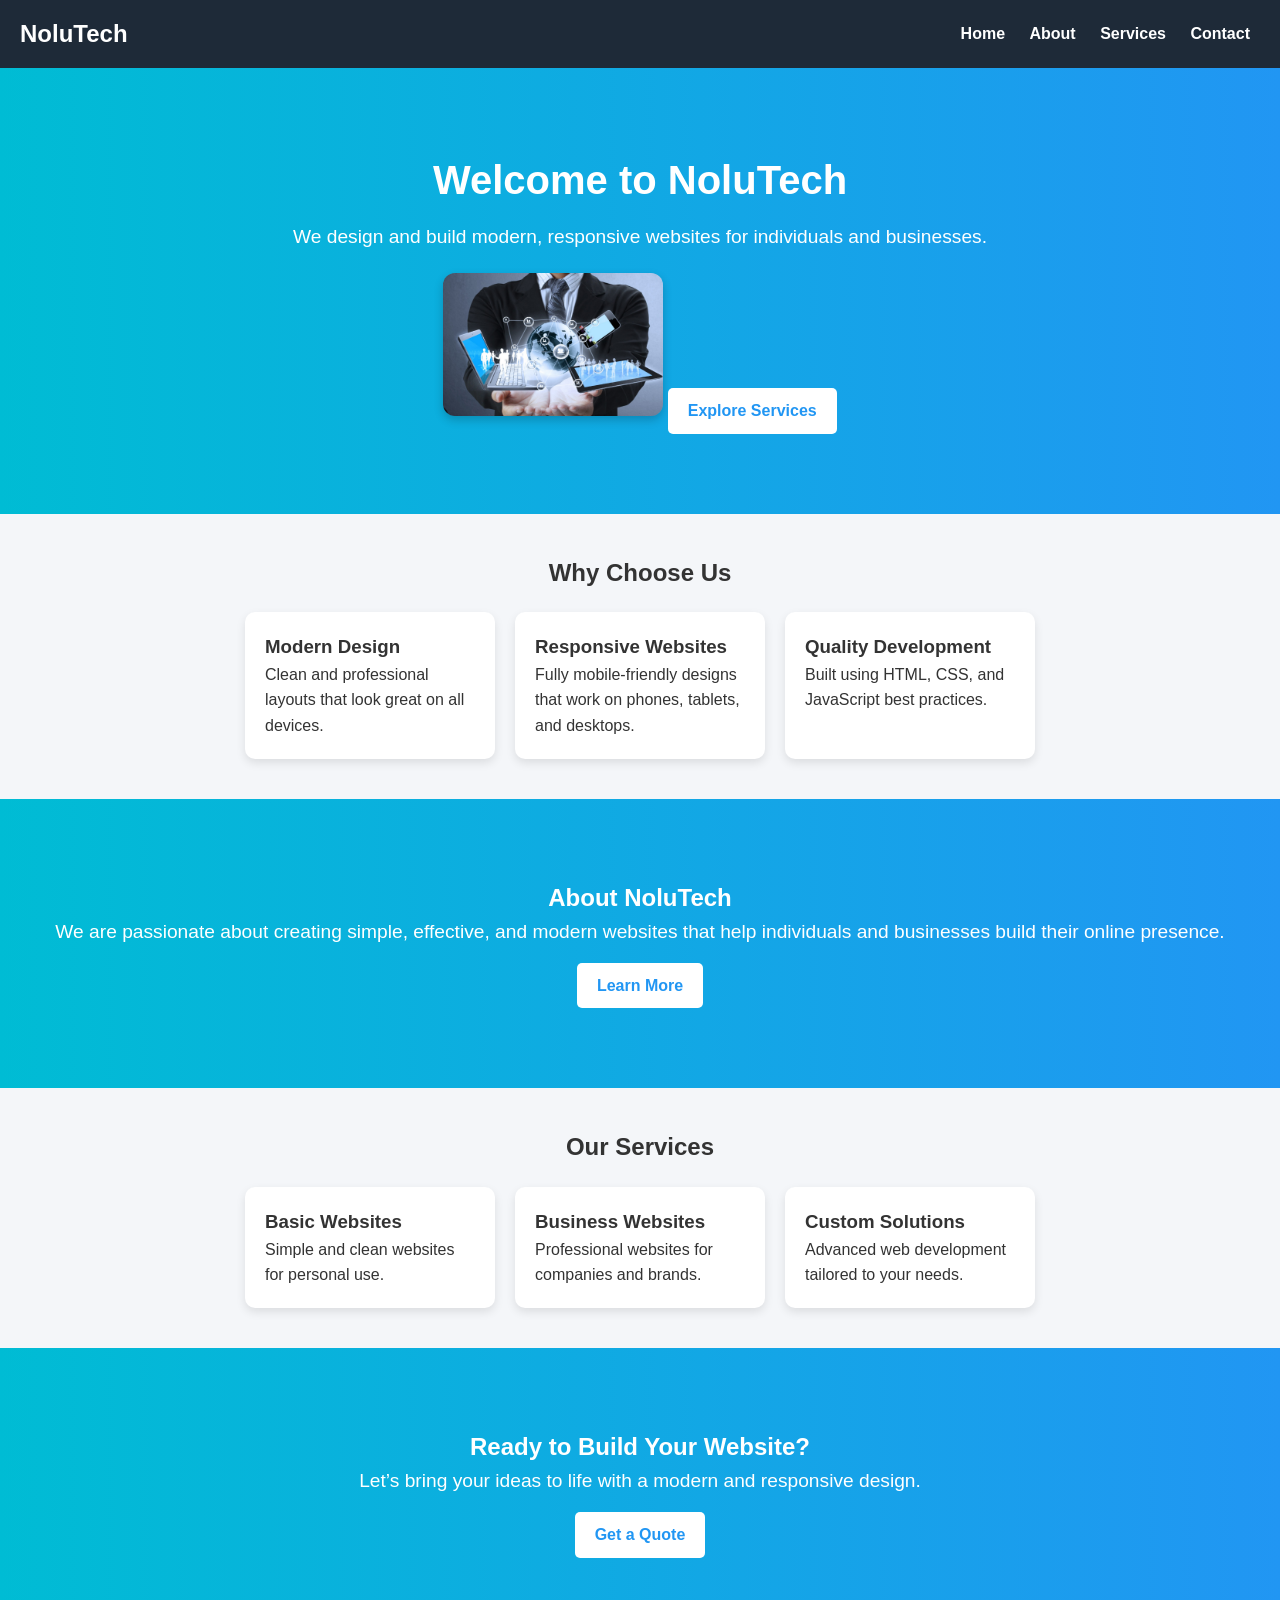
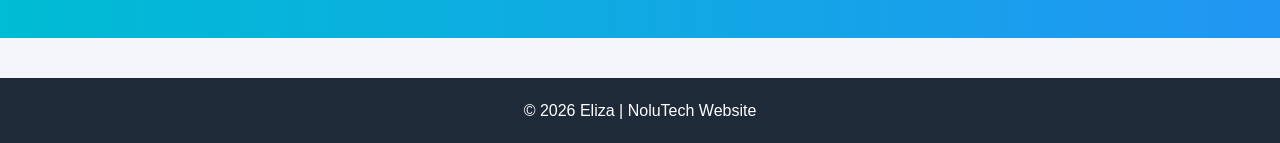
<file: index.html>
<!DOCTYPE html>
<html lang="en">
<head>
  <meta charset="UTF-8">
  <meta name="viewport" content="width=device-width, initial-scale=1.0">
  <title>NoluTech | Home</title>
  <link rel="stylesheet" href="style.css">
</head>

<body>

<header>
  <nav>
    <h2>NoluTech</h2>
    <div>
      <a href="index.html">Home</a>
      <a href="about.html">About</a>
      <a href="services.html">Services</a>
      <a href="contact.html">Contact</a>
    </div>
  </nav>
</header>

<!-- HERO SECTION -->
<section class="hero">
  <h1>Welcome to NoluTech</h1>
  <p>We design and build modern, responsive websites for individuals and businesses.</p>
  <img src="tech.jpg" alt="Tech Image" style="width:220px; border-radius: 12px; margin-top: 20px; box-shadow: 0 4px 10px rgba(0,0,0,0.2);">

  <a href="services.html" class="btn">Explore Services</a>
</section>

<!-- INTRO SECTION -->
<section>
  <h2 style="text-align:center; margin-bottom:20px;">Why Choose Us</h2>

  <div class="card-container">

    <div class="card">
      <h3>Modern Design</h3>
      <p>Clean and professional layouts that look great on all devices.</p>
    </div>

    <div class="card">
      <h3>Responsive Websites</h3>
      <p>Fully mobile-friendly designs that work on phones, tablets, and desktops.</p>
    </div>

    <div class="card">
      <h3>Quality Development</h3>
      <p>Built using HTML, CSS, and JavaScript best practices.</p>
    </div>

  </div>
</section>

<!-- ABOUT PREVIEW -->
<section class="hero">
  <h2>About NoluTech</h2>
  <p>
    We are passionate about creating simple, effective, and modern websites that help individuals and businesses build their online presence.
  </p>
  <a href="about.html" class="btn">Learn More</a>
</section>

<!-- SERVICES PREVIEW -->
<section>
  <h2 style="text-align:center; margin-bottom:20px;">Our Services</h2>

  <div class="card-container">

    <div class="card">
      <h3>Basic Websites</h3>
      <p>Simple and clean websites for personal use.</p>
    </div>

    <div class="card">
      <h3>Business Websites</h3>
      <p>Professional websites for companies and brands.</p>
    </div>

    <div class="card">
      <h3>Custom Solutions</h3>
      <p>Advanced web development tailored to your needs.</p>
    </div>

  </div>
</section>

<!-- CALL TO ACTION -->
<section class="hero">
  <h2>Ready to Build Your Website?</h2>
  <p>Let’s bring your ideas to life with a modern and responsive design.</p>
  <a href="contact.html" class="btn">Get a Quote</a>
</section>

<footer>
  <p>© 2026 Eliza | NoluTech Website</p>
</footer>

</body>
</html>
</file>
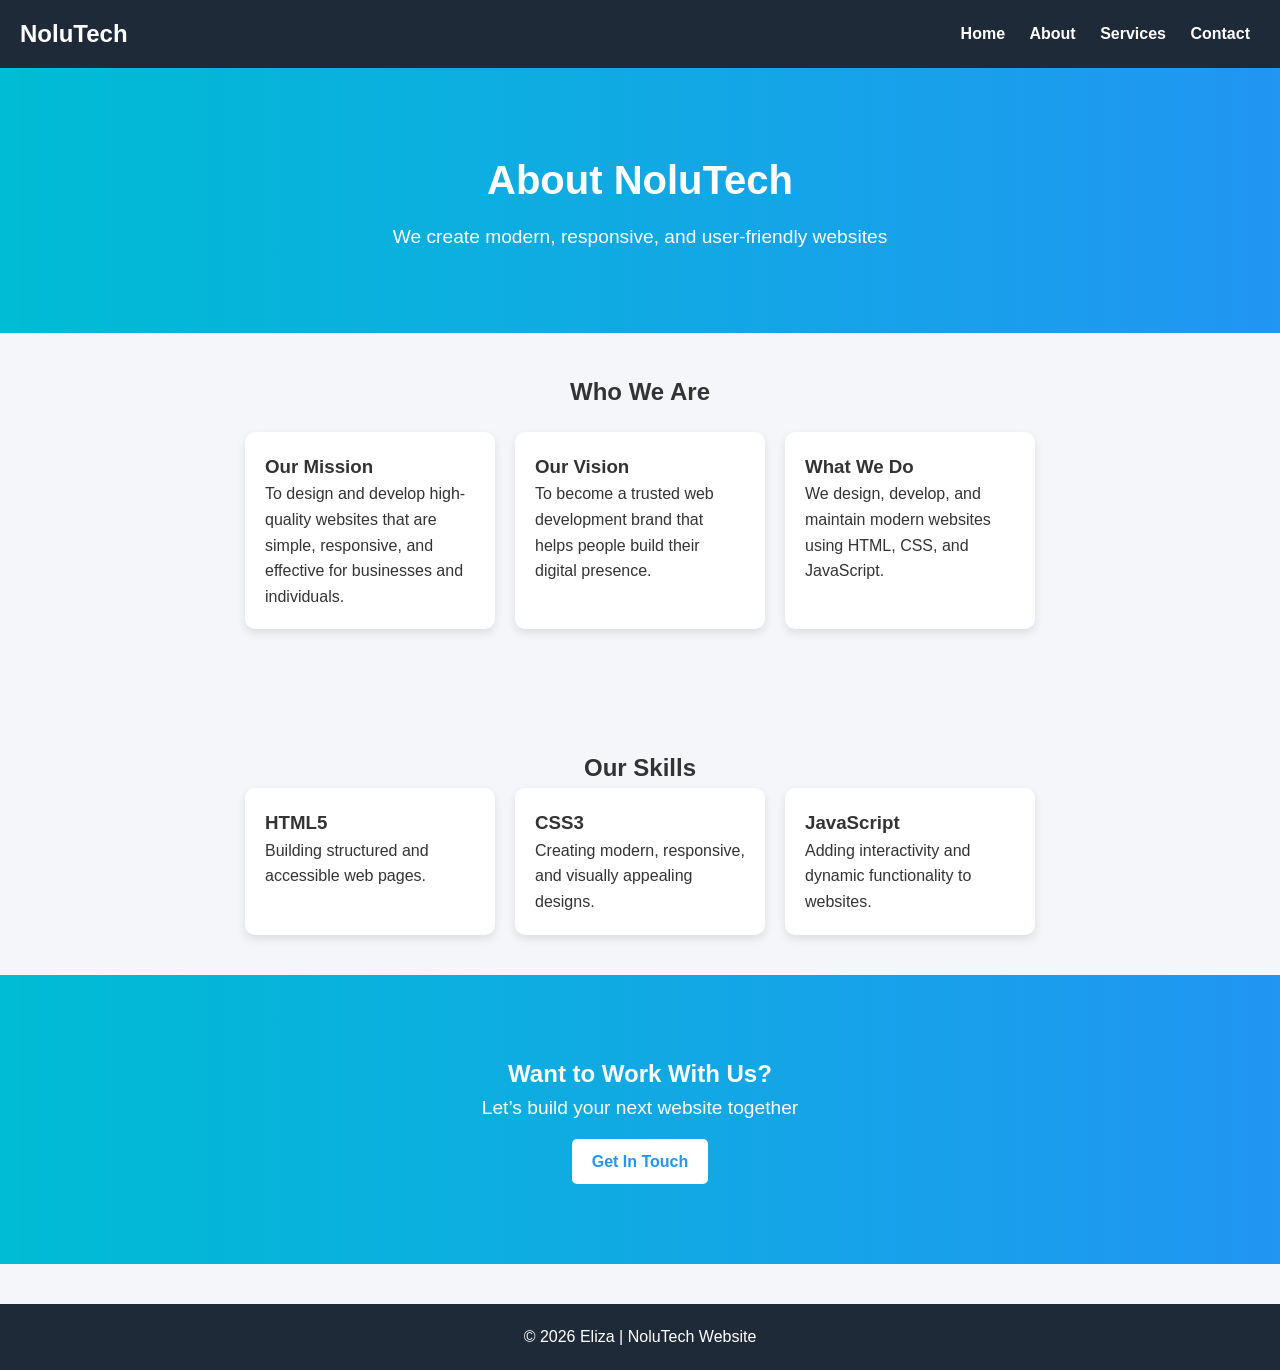
<file: about.html>
<!DOCTYPE html>
<html lang="en">
<head>
  <meta charset="UTF-8">
  <meta name="viewport" content="width=device-width, initial-scale=1.0">
  <title>About | NoluTech</title>
  <link rel="stylesheet" href="style.css">
</head>

<body>

<header>
  <nav>
    <h2>NoluTech</h2>
    <div>
      <a href="index.html">Home</a>
      <a href="about.html">About</a>
      <a href="services.html">Services</a>
      <a href="contact.html">Contact</a>
    </div>
  </nav>
</header>

<section class="hero">
  <h1>About NoluTech</h1>
  <p>We create modern, responsive, and user-friendly websites</p>
</section>

<section>
  <h2 style="text-align:center; margin-bottom:20px;">Who We Are</h2>

  <div class="card-container">

    <div class="card">
      <h3>Our Mission</h3>
      <p>
        To design and develop high-quality websites that are simple, responsive, and effective for businesses and individuals.
      </p>
    </div>

    <div class="card">
      <h3>Our Vision</h3>
      <p>
        To become a trusted web development brand that helps people build their digital presence.
      </p>
    </div>

    <div class="card">
      <h3>What We Do</h3>
      <p>
        We design, develop, and maintain modern websites using HTML, CSS, and JavaScript.
      </p>
    </div>

  </div>
</section>

<!-- NEW: SKILLS SECTION -->
<section>
  <h2 style="text-align:center; margin-top:40px;">Our Skills</h2>

  <div class="card-container">

    <div class="card">
      <h3>HTML5</h3>
      <p>Building structured and accessible web pages.</p>
    </div>

    <div class="card">
      <h3>CSS3</h3>
      <p>Creating modern, responsive, and visually appealing designs.</p>
    </div>

    <div class="card">
      <h3>JavaScript</h3>
      <p>Adding interactivity and dynamic functionality to websites.</p>
    </div>

  </div>
</section>

<!-- NEW: CTA SECTION -->
<section class="hero">
  <h2>Want to Work With Us?</h2>
  <p>Let’s build your next website together</p>
  <a href="contact.html" class="btn">Get In Touch</a>
</section>

<footer>
  <p>© 2026 Eliza | NoluTech Website</p>
</footer>

</body>
</html>
</file>
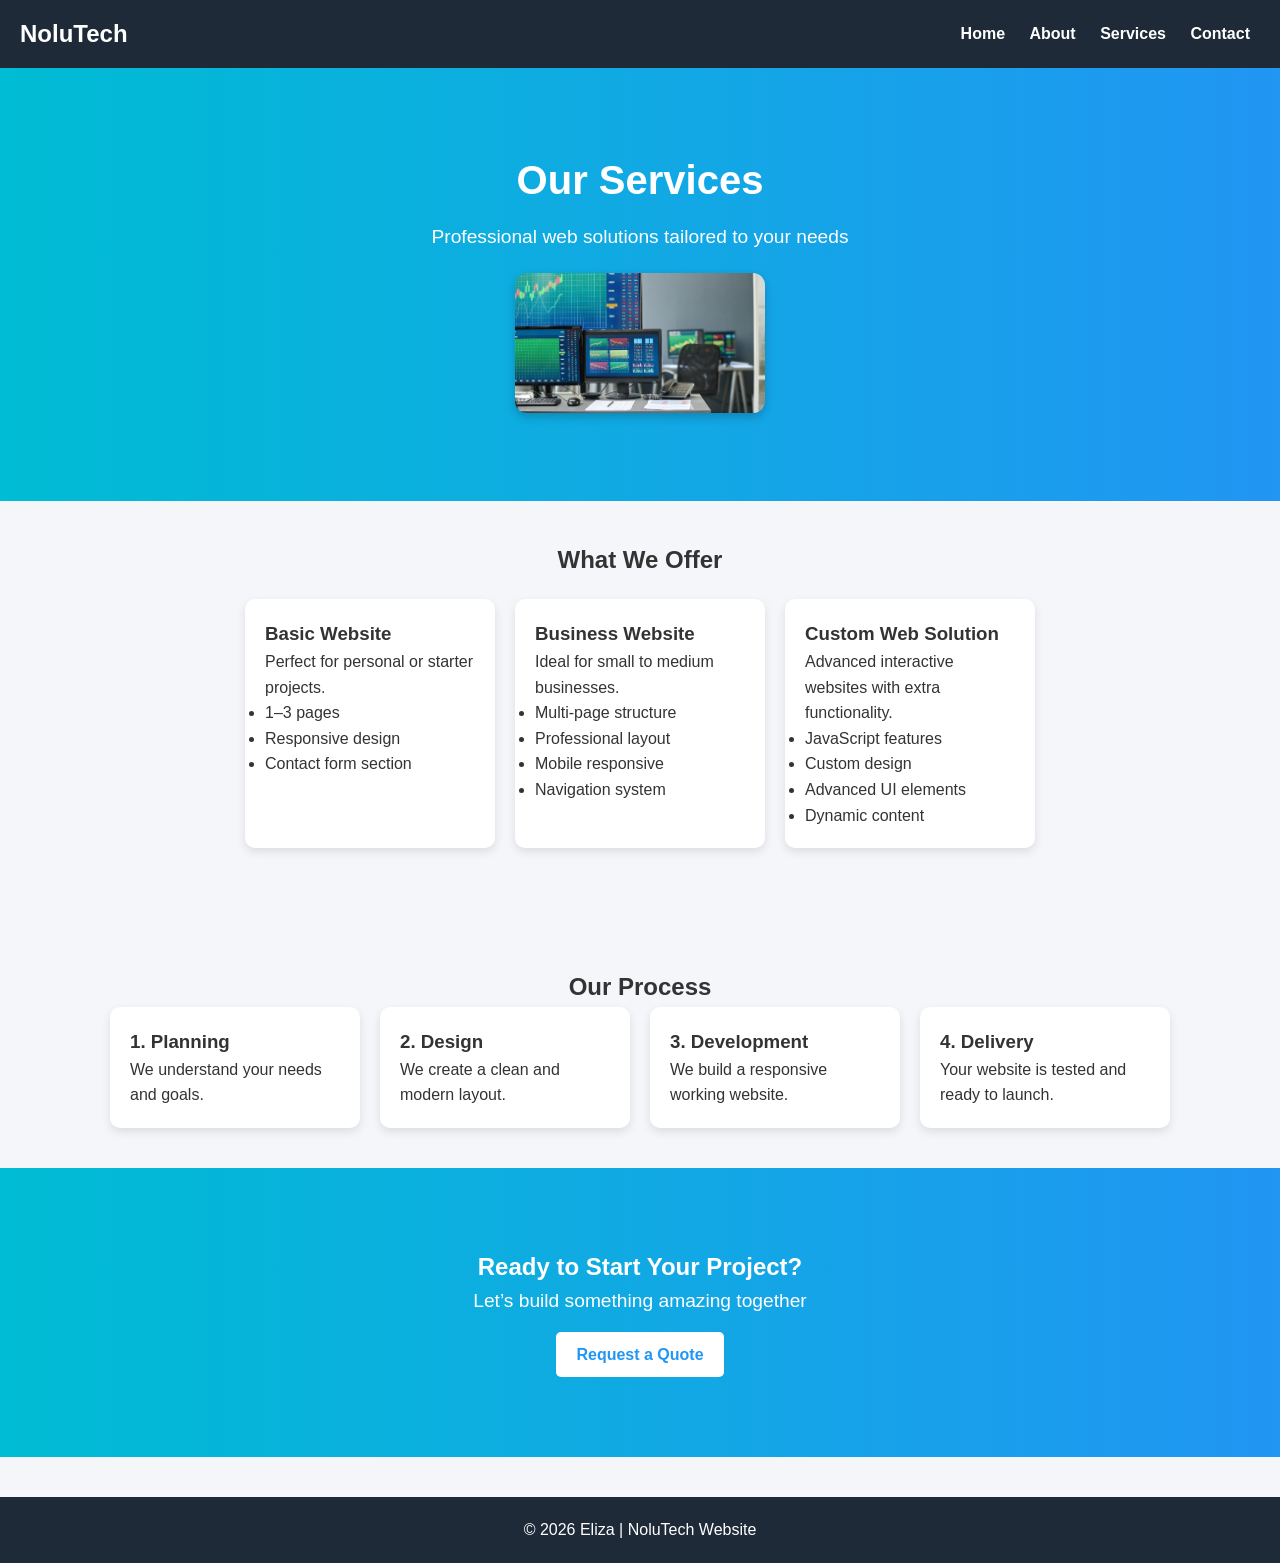
<file: services.html>
<!DOCTYPE html>
<html lang="en">
<head>
  <meta charset="UTF-8">
  <meta name="viewport" content="width=device-width, initial-scale=1.0">
  <title>Services | NoluTech</title>
  <link rel="stylesheet" href="style.css">
</head>

<body>

<header>
  <nav>
    <h2>NoluTech</h2>
    <div>
      <a href="index.html">Home</a>
      <a href="about.html">About</a>
      <a href="services.html">Services</a>
      <a href="contact.html">Contact</a>
    </div>
  </nav>
</header>

<section class="hero">
  <h1>Our Services</h1>
  <p>Professional web solutions tailored to your needs</p>

  <img src="services.jpg" alt="Services Image"
       style="width:250px; margin-top:20px; border-radius:12px; box-shadow:0 4px 10px rgba(0,0,0,0.2);">
</section>

<section>
  <h2 style="text-align:center; margin-bottom: 20px;">What We Offer</h2>

  <div class="card-container">

    <div class="card">
      <h3>Basic Website</h3>
      <p>Perfect for personal or starter projects.</p>
      <ul>
        <li>1–3 pages</li>
        <li>Responsive design</li>
        <li>Contact form section</li>
      </ul>
    </div>

    <div class="card">
      <h3>Business Website</h3>
      <p>Ideal for small to medium businesses.</p>
      <ul>
        <li>Multi-page structure</li>
        <li>Professional layout</li>
        <li>Mobile responsive</li>
        <li>Navigation system</li>
      </ul>
    </div>

    <div class="card">
      <h3>Custom Web Solution</h3>
      <p>Advanced interactive websites with extra functionality.</p>
      <ul>
        <li>JavaScript features</li>
        <li>Custom design</li>
        <li>Advanced UI elements</li>
        <li>Dynamic content</li>
      </ul>
    </div>

  </div>
</section>

<!-- NEW: PROCESS SECTION -->
<section>
  <h2 style="text-align:center; margin-top:40px;">Our Process</h2>

  <div class="card-container">

    <div class="card">
      <h3>1. Planning</h3>
      <p>We understand your needs and goals.</p>
    </div>

    <div class="card">
      <h3>2. Design</h3>
      <p>We create a clean and modern layout.</p>
    </div>

    <div class="card">
      <h3>3. Development</h3>
      <p>We build a responsive working website.</p>
    </div>

    <div class="card">
      <h3>4. Delivery</h3>
      <p>Your website is tested and ready to launch.</p>
    </div>

  </div>
</section>

<!-- NEW: CALL TO ACTION -->
<section class="hero">
  <h2>Ready to Start Your Project?</h2>
  <p>Let’s build something amazing together</p>
  <a href="contact.html" class="btn">Request a Quote</a>
</section>

<footer>
  <p>© 2026 Eliza | NoluTech Website</p>
</footer>

</body>
</html>
</file>
<file: style.css>
/* =========================
   NoluTech Solutions CSS
   Student: Eliza Nolu
========================= */

/* RESET */
* {
  margin: 0;
  padding: 0;
  box-sizing: border-box;
}

/* BODY */
body {
  font-family: Arial, Helvetica, sans-serif;
  line-height: 1.6;
  background-color: #f4f6f9;
  color: #333;
}

/* HEADER / NAVBAR */
header {
  background: #1e2a38;
  color: white;
  padding: 15px 20px;
}

nav {
  display: flex;
  justify-content: space-between;
  align-items: center;
}

nav a {
  color: white;
  text-decoration: none;
  margin: 0 10px;
  font-weight: bold;
}

nav a:hover {
  color: #00bcd4;
}

/* HERO SECTION */
.hero {
  background: linear-gradient(to right, #00bcd4, #2196f3);
  color: white;
  padding: 80px 20px;
  text-align: center;
}

.hero h1 {
  font-size: 2.5rem;
  margin-bottom: 10px;
}

.hero p {
  font-size: 1.2rem;
}

/* BUTTON */
.btn {
  display: inline-block;
  margin-top: 15px;
  padding: 10px 20px;
  background: white;
  color: #2196f3;
  border-radius: 5px;
  text-decoration: none;
  font-weight: bold;
}

.btn:hover {
  background: #e0e0e0;
}

/* SECTIONS */
section {
  padding: 40px 20px;
}

/* CARDS (Services style) */
.card-container {
  display: flex;
  flex-wrap: wrap;
  gap: 20px;
  justify-content: center;
}

.card {
  background: white;
  padding: 20px;
  width: 250px;
  border-radius: 10px;
  box-shadow: 0 4px 10px rgba(0,0,0,0.1);
  transition: transform 0.2s ease;
}

.card:hover {
  transform: translateY(-5px);
}

/* FOOTER */
footer {
  background: #1e2a38;
  color: white;
  text-align: center;
  padding: 20px;
  margin-top: 40px;
}

/* RESPONSIVE DESIGN */
@media (max-width: 768px) {
  nav {
    flex-direction: column;
    text-align: center;
  }

  .card-container {
    flex-direction: column;
    align-items: center;
  }

  .hero h1 {
    font-size: 2rem;
  }
}
</file>
